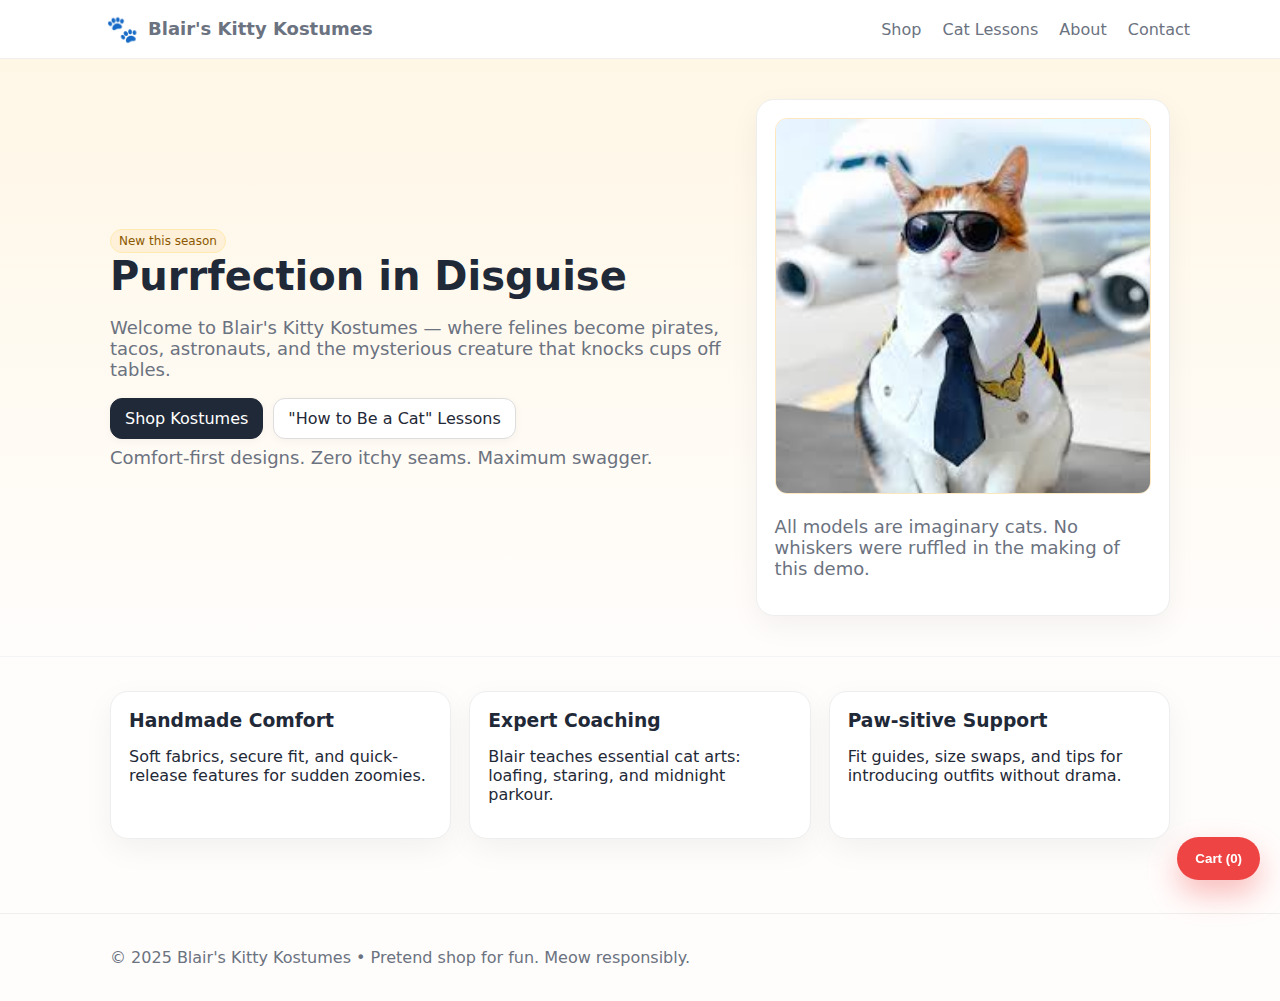
<file: index.html>
<!doctype html>
<html lang="en">
<head>
  <meta charset="utf-8" />
  <meta name="viewport" content="width=device-width,initial-scale=1" />
  <title>Blair's Kitty Kostumes — Purrfection in Disguise</title>
  <link rel="stylesheet" href="style.css" />
  <meta name="description" content="Handmade cat costumes and 'How to Be a Cat' lessons by Blair. Cozy, comfy, claw-friendly.">
</head>
<body>
<header class="site-header">
  <div class="container nav">
    <a class="brand" href="index.html" aria-label="Home">
      <span class="brand-logo">🐾</span>
      <h1>Blair's Kitty Kostumes</h1>
    </a>
    <nav>
      <a href="shop.html" class="">Shop</a>
      <a href="lessons.html" class="">Cat Lessons</a>
      <a href="about.html" class="">About</a>
      <a href="contact.html" class="">Contact</a>
    </nav>
  </div>
</header>
<section class="hero">
  <div class="container hero-grid">
    <div>
      <span class="badge">New this season</span>
      <h2>Purrfection in Disguise</h2>
      <p>Welcome to Blair's Kitty Kostumes — where felines become pirates, tacos, astronauts, and the mysterious creature that knocks cups off tables.</p>
      <div style="display:flex;gap:10px;margin-top:10px">
        <a class="btn btn-cta" href="shop.html">Shop Kostumes</a>
        <a class="btn" href="lessons.html">"How to Be a Cat" Lessons</a>
      </div>
      <p class="small" style="margin-top:8px">Comfort-first designs. Zero itchy seams. Maximum swagger.</p>
    </div>
    <div class="card">
      <img src="Pilotcat.jpg" alt="Assorted kitty costumes collage" style="width:100%;border-radius:12px;border:1px solid #ffe7bd;"/>
      <p class="small">All models are imaginary cats. No whiskers were ruffled in the making of this demo.</p>
    </div>
  </div>
</section>

<section class="section">
  <div class="container">
    <div class="grid">
      <div class="card">
        <h3 class="h3">Handmade Comfort</h3>
        <p>Soft fabrics, secure fit, and quick-release features for sudden zoomies.</p>
      </div>
      <div class="card">
        <h3 class="h3">Expert Coaching</h3>
        <p>Blair teaches essential cat arts: loafing, staring, and midnight parkour.</p>
      </div>
      <div class="card">
        <h3 class="h3">Paw-sitive Support</h3>
        <p>Fit guides, size swaps, and tips for introducing outfits without drama.</p>
      </div>
    </div>
  </div>
</section>
<footer class="footer">
  <div class="container">
    <p>© 2025 Blair's Kitty Kostumes • Pretend shop for fun. Meow responsibly.</p>
  </div>
</footer>
<button class="cart-fab" type="button" aria-label="Open cart">Cart (0)</button>
<div class="modal" id="cart-modal" role="dialog" aria-modal="true" aria-label="Shopping cart">
  <div class="modal-card">
    <div class="modal-header">
      <h3>Your Basket</h3>
      <button id="close-cart" class="close" aria-label="Close">Close</button>
    </div>
    <div class="cart-list"></div>
    <hr style="border:none;border-top:1px solid #eee;margin:12px 0" />
    <div style="display:flex;align-items:center;justify-content:space-between">
      <strong>Total: <span class="cart-total">$0.00</span></strong>
      <a class="btn btn-accent" href="mailto:orders@blairskittykostumes.example?subject=Kitty%20Kostumes%20Order&body=Hi%20Blair,%20I'd%20like%20to%20order..." aria-label="Checkout by email">Checkout by Email</a>
    </div>
  </div>
</div>
<script src="script.js"></script>

</body>
</html>
</file>
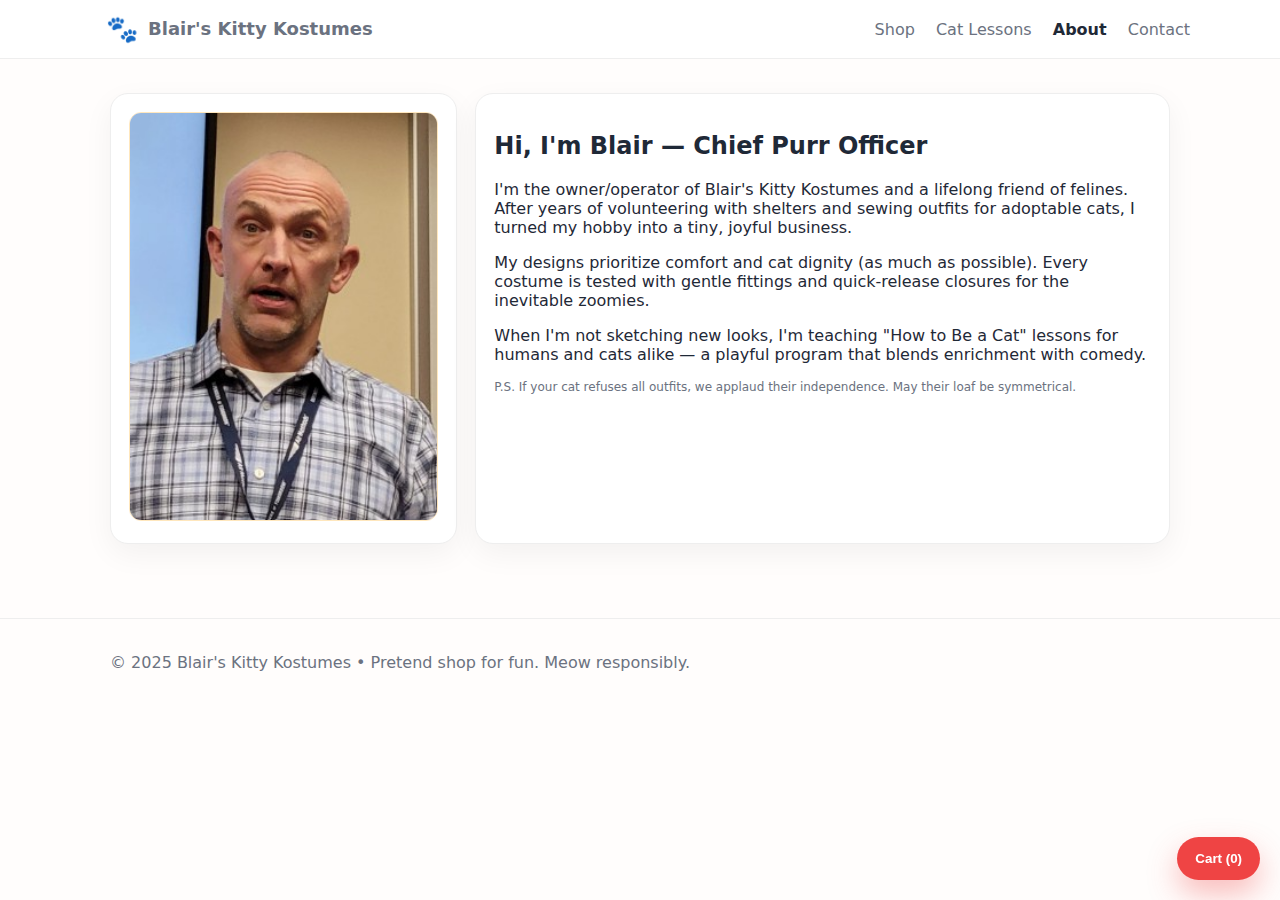
<file: about.html>
<!doctype html>
<html lang="en">
<head>
  <meta charset="utf-8" />
  <meta name="viewport" content="width=device-width,initial-scale=1" />
  <title>About Blair — Blair's Kitty Kostumes</title>
  <link rel="stylesheet" href="style.css" />
  <meta name="description" content="Meet Blair: owner, designer, and chief purr officer behind Blair's Kitty Kostumes.">
</head>
<body>
<header class="site-header">
  <div class="container nav">
    <a class="brand" href="index.html" aria-label="Home">
      <span class="brand-logo">🐾</span>
      <h1>Blair's Kitty Kostumes</h1>
    </a>
    <nav>
      <a href="shop.html" class="">Shop</a>
      <a href="lessons.html" class="">Cat Lessons</a>
      <a href="about.html" class="active">About</a>
      <a href="contact.html" class="">Contact</a>
    </nav>
  </div>
</header>
<section class="section">
  <div class="container">
    <div class="grid" style="grid-template-columns:1fr 2fr">
      <div class="card">
        <img src="BlairP.jpg" alt="Portrait placeholder of Blair with a cat" style="width:100%;border-radius:12px;border:1px solid #ffe7bd"/>
      </div>
      <div class="card">
        <h2>Hi, I'm Blair — Chief Purr Officer</h2>
        <p>I'm the owner/operator of Blair's Kitty Kostumes and a lifelong friend of felines. After years of volunteering with shelters and sewing outfits for adoptable cats, I turned my hobby into a tiny, joyful business.</p>
        <p>My designs prioritize comfort and cat dignity (as much as possible). Every costume is tested with gentle fittings and quick-release closures for the inevitable zoomies.</p>
        <p>When I'm not sketching new looks, I'm teaching "How to Be a Cat" lessons for humans and cats alike — a playful program that blends enrichment with comedy.</p>
        <p class="small">P.S. If your cat refuses all outfits, we applaud their independence. May their loaf be symmetrical.</p>
      </div>
    </div>
  </div>
</section>
<footer class="footer">
  <div class="container">
    <p>© 2025 Blair's Kitty Kostumes • Pretend shop for fun. Meow responsibly.</p>
  </div>
</footer>
<button class="cart-fab" type="button" aria-label="Open cart">Cart (0)</button>
<div class="modal" id="cart-modal" role="dialog" aria-modal="true" aria-label="Shopping cart">
  <div class="modal-card">
    <div class="modal-header">
      <h3>Your Basket</h3>
      <button id="close-cart" class="close" aria-label="Close">Close</button>
    </div>
    <div class="cart-list"></div>
    <hr style="border:none;border-top:1px solid #eee;margin:12px 0" />
    <div style="display:flex;align-items:center;justify-content:space-between">
      <strong>Total: <span class="cart-total">$0.00</span></strong>
      <a class="btn btn-accent" href="mailto:orders@blairskittykostumes.example?subject=Kitty%20Kostumes%20Order&body=Hi%20Blair,%20I'd%20like%20to%20order..." aria-label="Checkout by email">Checkout by Email</a>
    </div>
  </div>
</div>
<script src="script.js"></script>

</body>
</html>
</file>
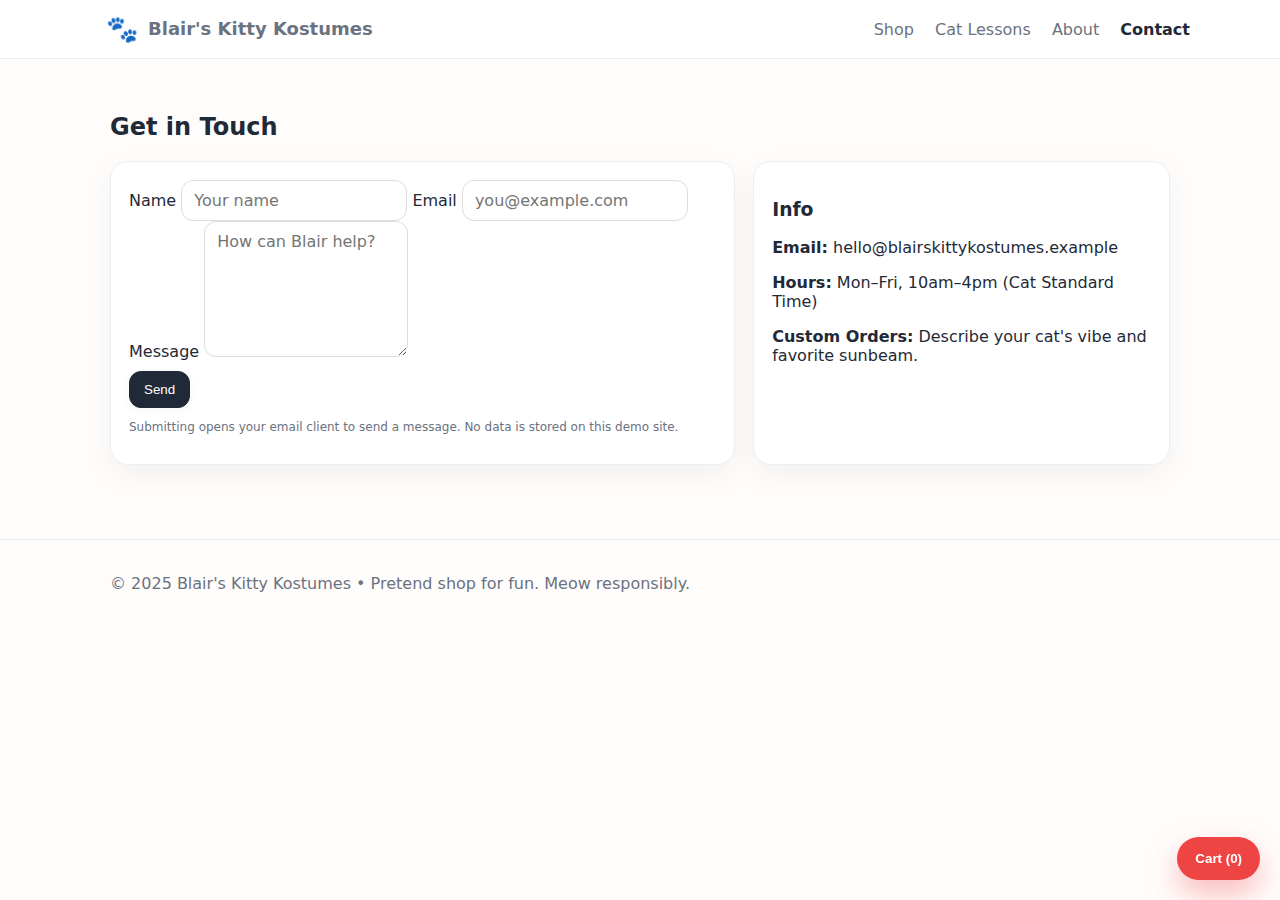
<file: contact.html>
<!doctype html>
<html lang="en">
<head>
  <meta charset="utf-8" />
  <meta name="viewport" content="width=device-width,initial-scale=1" />
  <title>Contact — Blair's Kitty Kostumes</title>
  <link rel="stylesheet" href="style.css" />
  <meta name="description" content="Contact Blair for orders, sizing, or custom kitty looks.">
</head>
<body>
<header class="site-header">
  <div class="container nav">
    <a class="brand" href="index.html" aria-label="Home">
      <span class="brand-logo">🐾</span>
      <h1>Blair's Kitty Kostumes</h1>
    </a>
    <nav>
      <a href="shop.html" class="">Shop</a>
      <a href="lessons.html" class="">Cat Lessons</a>
      <a href="about.html" class="">About</a>
      <a href="contact.html" class="active">Contact</a>
    </nav>
  </div>
</header>
<section class="section">
  <div class="container">
    <h2>Get in Touch</h2>
    <div class="grid" style="grid-template-columns:1.2fr .8fr">
      <div class="card">
        <form onsubmit="window.location.href='mailto:hello@blairskittykostumes.example?subject=Message%20from%20Website'; return false;">
          <label for="n">Name</label>
          <input id="n" placeholder="Your name"/>
          <label for="e">Email</label>
          <input id="e" placeholder="you@example.com" type="email"/>
          <label for="m">Message</label>
          <textarea id="m" rows="6" placeholder="How can Blair help?"></textarea>
          <div style="margin-top:10px"><button class="btn btn-cta" type="submit">Send</button></div>
          <p class="small">Submitting opens your email client to send a message. No data is stored on this demo site.</p>
        </form>
      </div>
      <div class="card">
        <h3>Info</h3>
        <p><strong>Email:</strong> hello@blairskittykostumes.example</p>
        <p><strong>Hours:</strong> Mon–Fri, 10am–4pm (Cat Standard Time)</p>
        <p><strong>Custom Orders:</strong> Describe your cat's vibe and favorite sunbeam.</p>
      </div>
    </div>
  </div>
</section>
<footer class="footer">
  <div class="container">
    <p>© 2025 Blair's Kitty Kostumes • Pretend shop for fun. Meow responsibly.</p>
  </div>
</footer>
<button class="cart-fab" type="button" aria-label="Open cart">Cart (0)</button>
<div class="modal" id="cart-modal" role="dialog" aria-modal="true" aria-label="Shopping cart">
  <div class="modal-card">
    <div class="modal-header">
      <h3>Your Basket</h3>
      <button id="close-cart" class="close" aria-label="Close">Close</button>
    </div>
    <div class="cart-list"></div>
    <hr style="border:none;border-top:1px solid #eee;margin:12px 0" />
    <div style="display:flex;align-items:center;justify-content:space-between">
      <strong>Total: <span class="cart-total">$0.00</span></strong>
      <a class="btn btn-accent" href="mailto:orders@blairskittykostumes.example?subject=Kitty%20Kostumes%20Order&body=Hi%20Blair,%20I'd%20like%20to%20order..." aria-label="Checkout by email">Checkout by Email</a>
    </div>
  </div>
</div>
<script src="script.js"></script>

</body>
</html>
</file>
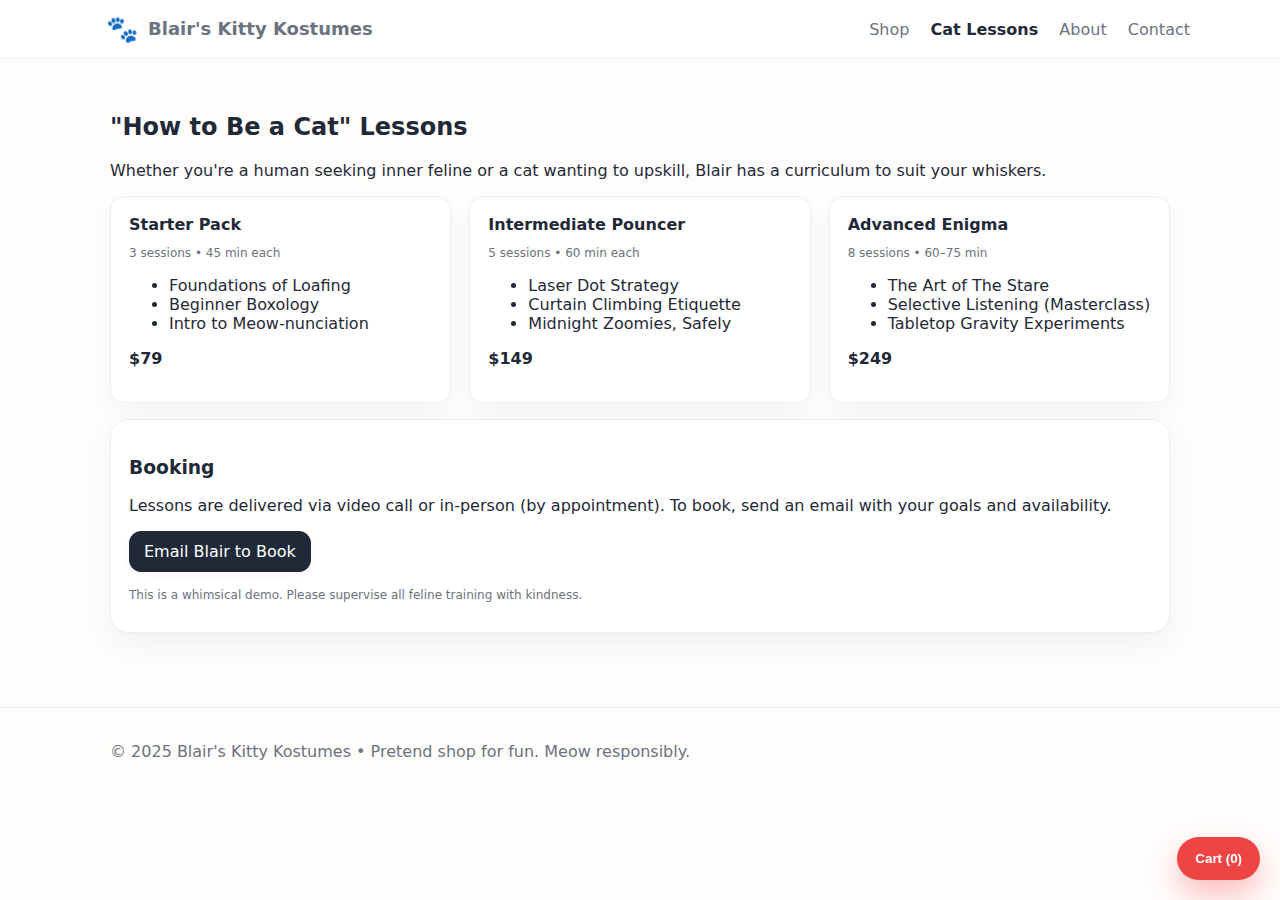
<file: lessons.html>
<!doctype html>
<html lang="en">
<head>
  <meta charset="utf-8" />
  <meta name="viewport" content="width=device-width,initial-scale=1" />
  <title>How to Be a Cat Lessons — Blair's Kitty Kostumes</title>
  <link rel="stylesheet" href="style.css" />
  <meta name="description" content="Learn essential feline arts with Blair: loafing, staring, meowing, and graceful chaos.">
</head>
<body>
<header class="site-header">
  <div class="container nav">
    <a class="brand" href="index.html" aria-label="Home">
      <span class="brand-logo">🐾</span>
      <h1>Blair's Kitty Kostumes</h1>
    </a>
    <nav>
      <a href="shop.html" class="">Shop</a>
      <a href="lessons.html" class="active">Cat Lessons</a>
      <a href="about.html" class="">About</a>
      <a href="contact.html" class="">Contact</a>
    </nav>
  </div>
</header>
<section class="section">
  <div class="container">
    <h2>"How to Be a Cat" Lessons</h2>
    <p>Whether you're a human seeking inner feline or a cat wanting to upskill, Blair has a curriculum to suit your whiskers.</p>
    <div class="grid">
      <div class="card pack">
        <h4>Starter Pack</h4>
        <p class="small">3 sessions • 45 min each</p>
        <ul>
          <li>Foundations of Loafing</li>
          <li>Beginner Boxology</li>
          <li>Intro to Meow-nunciation</li>
        </ul>
        <p><strong>$79</strong></p>
      </div>
      <div class="card pack">
        <h4>Intermediate Pouncer</h4>
        <p class="small">5 sessions • 60 min each</p>
        <ul>
          <li>Laser Dot Strategy</li>
          <li>Curtain Climbing Etiquette</li>
          <li>Midnight Zoomies, Safely</li>
        </ul>
        <p><strong>$149</strong></p>
      </div>
      <div class="card pack">
        <h4>Advanced Enigma</h4>
        <p class="small">8 sessions • 60–75 min</p>
        <ul>
          <li>The Art of The Stare</li>
          <li>Selective Listening (Masterclass)</li>
          <li>Tabletop Gravity Experiments</li>
        </ul>
        <p><strong>$249</strong></p>
      </div>
    </div>
    <div class="card" style="margin-top:16px">
      <h3>Booking</h3>
      <p>Lessons are delivered via video call or in-person (by appointment). To book, send an email with your goals and availability.</p>
      <p><a class="btn btn-cta" href="mailto:lessons@blairskittykostumes.example?subject=Cat%20Lessons%20Inquiry">Email Blair to Book</a></p>
      <p class="small">This is a whimsical demo. Please supervise all feline training with kindness.</p>
    </div>
  </div>
</section>
<footer class="footer">
  <div class="container">
    <p>© 2025 Blair's Kitty Kostumes • Pretend shop for fun. Meow responsibly.</p>
  </div>
</footer>
<button class="cart-fab" type="button" aria-label="Open cart">Cart (0)</button>
<div class="modal" id="cart-modal" role="dialog" aria-modal="true" aria-label="Shopping cart">
  <div class="modal-card">
    <div class="modal-header">
      <h3>Your Basket</h3>
      <button id="close-cart" class="close" aria-label="Close">Close</button>
    </div>
    <div class="cart-list"></div>
    <hr style="border:none;border-top:1px solid #eee;margin:12px 0" />
    <div style="display:flex;align-items:center;justify-content:space-between">
      <strong>Total: <span class="cart-total">$0.00</span></strong>
      <a class="btn btn-accent" href="mailto:orders@blairskittykostumes.example?subject=Kitty%20Kostumes%20Order&body=Hi%20Blair,%20I'd%20like%20to%20order..." aria-label="Checkout by email">Checkout by Email</a>
    </div>
  </div>
</div>
<script src="script.js"></script>

</body>
</html>
</file>
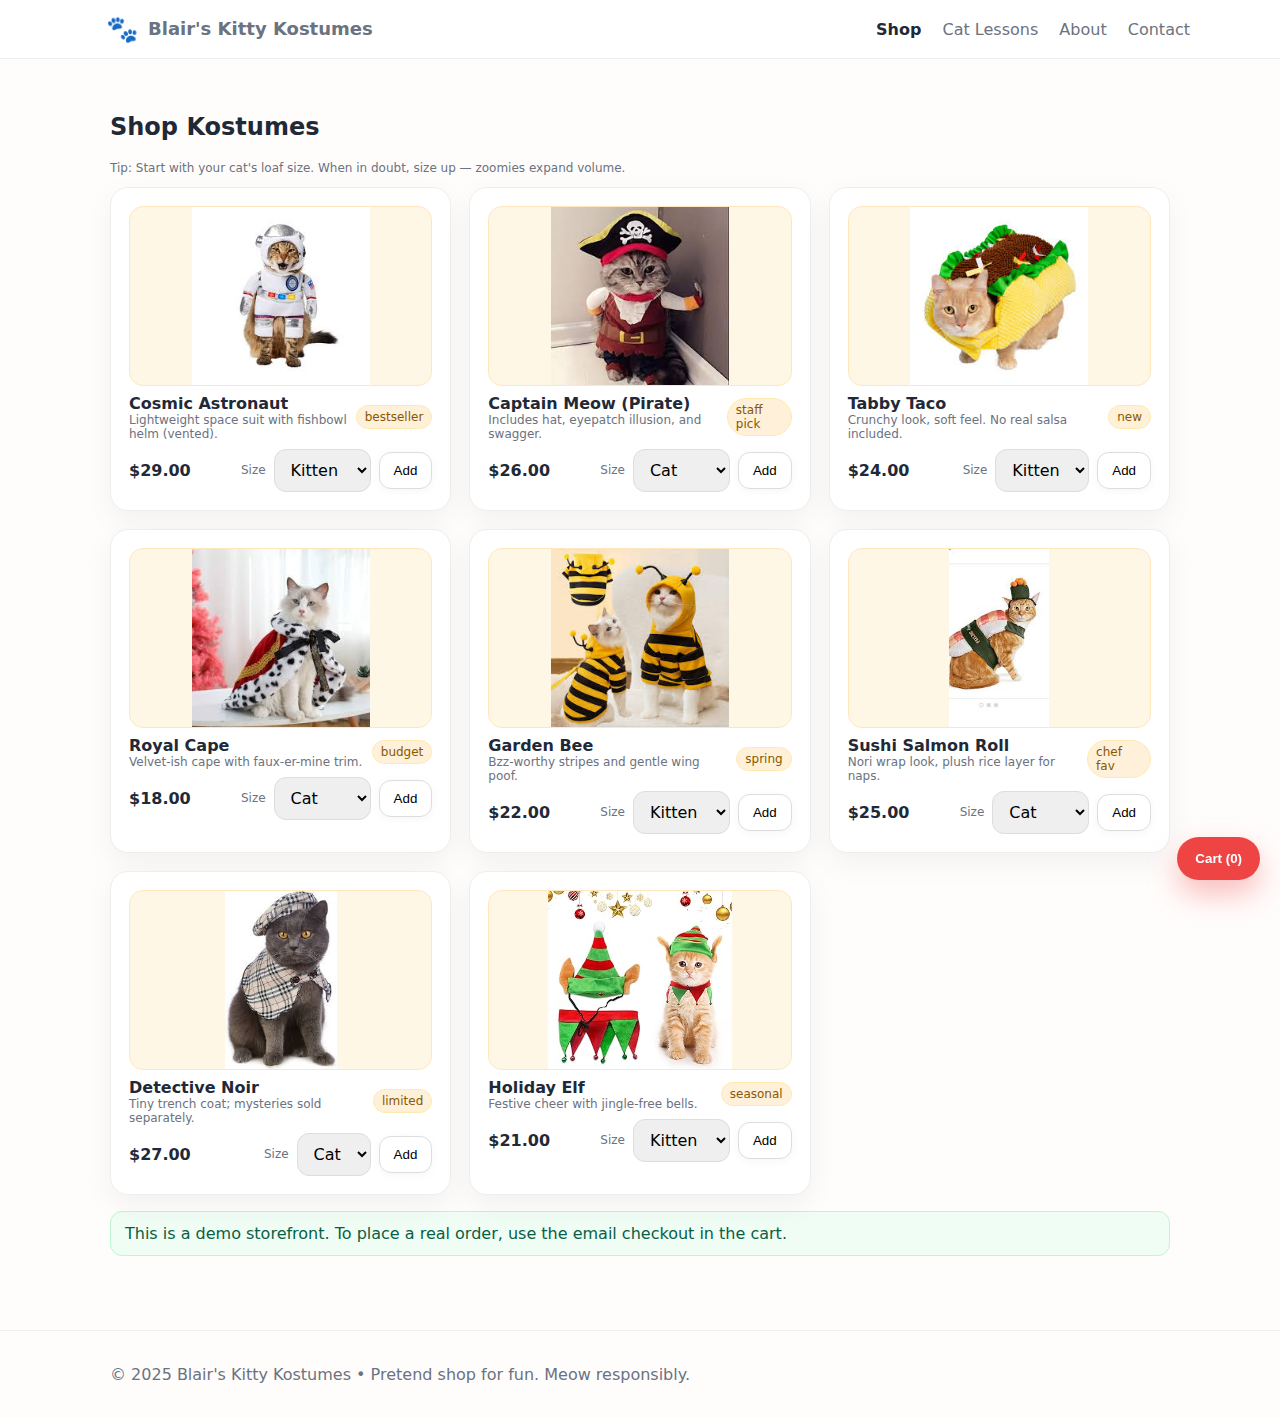
<file: shop.html>
<!doctype html>
<html lang="en">
<head>
  <meta charset="utf-8" />
  <meta name="viewport" content="width=device-width,initial-scale=1" />
  <title>Shop — Blair's Kitty Kostumes</title>
  <link rel="stylesheet" href="style.css" />
  <meta name="description" content="Browse handmade cat costumes by Blair. Soft, secure, and adorable.">
</head>
<body>
<header class="site-header">
  <div class="container nav">
    <a class="brand" href="index.html" aria-label="Home">
      <span class="brand-logo">🐾</span>
      <h1>Blair's Kitty Kostumes</h1>
    </a>
    <nav>
      <a href="shop.html" class="active">Shop</a>
      <a href="lessons.html" class="">Cat Lessons</a>
      <a href="about.html" class="">About</a>
      <a href="contact.html" class="">Contact</a>
    </nav>
  </div>
</header>
<section class="section">
  <div class="container">
    <h2>Shop Kostumes</h2>
    <p class="small">Tip: Start with your cat's loaf size. When in doubt, size up — zoomies expand volume.</p>
    <div class="grid">
      
    <div class="card product" data-product="cosmic-astronaut">
      <img src="Cosmiccat.jpg" alt="Cosmic Astronaut costume preview"/>
      <div style="display:flex;align-items:center;justify-content:space-between;gap:8px">
        <div>
          <div class="pname" style="font-weight:700">Cosmic Astronaut</div>
          <div class="small">Lightweight space suit with fishbowl helm (vented).</div>
        </div>
        <span class="badge">bestseller</span>
      </div>
      <div style="display:flex;align-items:center;justify-content:space-between;gap:10px">
        <div class="pprice" data-amount="29.0"><span class="price">$29.00</span></div>
        <div class="qty">
          <label class="small" for="size-cosmic-astronaut">Size</label>
          <select id="size-cosmic-astronaut">
            <option>Kitten</option><option>Cat</option><option>Chonk</option>
          </select>
          <button class="btn add-btn" type="button">Add</button>
        </div>
      </div>
    </div>
    
    <div class="card product" data-product="captain-meow">
      <img src="Piratecat.jpg" alt="Captain Meow (Pirate) costume preview"/>
      <div style="display:flex;align-items:center;justify-content:space-between;gap:8px">
        <div>
          <div class="pname" style="font-weight:700">Captain Meow (Pirate)</div>
          <div class="small">Includes hat, eyepatch illusion, and swagger.</div>
        </div>
        <span class="badge">staff pick</span>
      </div>
      <div style="display:flex;align-items:center;justify-content:space-between;gap:10px">
        <div class="pprice" data-amount="26.0"><span class="price">$26.00</span></div>
        <div class="qty">
          <label class="small" for="size-captain-meow">Size</label>
          <select id="size-captain-meow">
            <option>Cat</option><option>Chonk</option>
          </select>
          <button class="btn add-btn" type="button">Add</button>
        </div>
      </div>
    </div>
    
    <div class="card product" data-product="tabby-taco">
      <img src="Tacocat.jpg" alt="Tabby Taco costume preview"/>
      <div style="display:flex;align-items:center;justify-content:space-between;gap:8px">
        <div>
          <div class="pname" style="font-weight:700">Tabby Taco</div>
          <div class="small">Crunchy look, soft feel. No real salsa included.</div>
        </div>
        <span class="badge">new</span>
      </div>
      <div style="display:flex;align-items:center;justify-content:space-between;gap:10px">
        <div class="pprice" data-amount="24.0"><span class="price">$24.00</span></div>
        <div class="qty">
          <label class="small" for="size-tabby-taco">Size</label>
          <select id="size-tabby-taco">
            <option>Kitten</option><option>Cat</option>
          </select>
          <button class="btn add-btn" type="button">Add</button>
        </div>
      </div>
    </div>
    
    <div class="card product" data-product="royal-cape">
      <img src="Royalcat.jpg" alt="Royal Cape costume preview"/>
      <div style="display:flex;align-items:center;justify-content:space-between;gap:8px">
        <div>
          <div class="pname" style="font-weight:700">Royal Cape</div>
          <div class="small">Velvet-ish cape with faux-er-mine trim.</div>
        </div>
        <span class="badge">budget</span>
      </div>
      <div style="display:flex;align-items:center;justify-content:space-between;gap:10px">
        <div class="pprice" data-amount="18.0"><span class="price">$18.00</span></div>
        <div class="qty">
          <label class="small" for="size-royal-cape">Size</label>
          <select id="size-royal-cape">
            <option>Cat</option><option>Chonk</option>
          </select>
          <button class="btn add-btn" type="button">Add</button>
        </div>
      </div>
    </div>
    
    <div class="card product" data-product="garden-bee">
      <img src="Beecat.jpg" alt="Garden Bee costume preview"/>
      <div style="display:flex;align-items:center;justify-content:space-between;gap:8px">
        <div>
          <div class="pname" style="font-weight:700">Garden Bee</div>
          <div class="small">Bzz-worthy stripes and gentle wing poof.</div>
        </div>
        <span class="badge">spring</span>
      </div>
      <div style="display:flex;align-items:center;justify-content:space-between;gap:10px">
        <div class="pprice" data-amount="22.0"><span class="price">$22.00</span></div>
        <div class="qty">
          <label class="small" for="size-garden-bee">Size</label>
          <select id="size-garden-bee">
            <option>Kitten</option><option>Cat</option><option>Chonk</option>
          </select>
          <button class="btn add-btn" type="button">Add</button>
        </div>
      </div>
    </div>
    
    <div class="card product" data-product="sushi-salmon">
      <img src="Sushicat.jpg" alt="Sushi Salmon Roll costume preview"/>
      <div style="display:flex;align-items:center;justify-content:space-between;gap:8px">
        <div>
          <div class="pname" style="font-weight:700">Sushi Salmon Roll</div>
          <div class="small">Nori wrap look, plush rice layer for naps.</div>
        </div>
        <span class="badge">chef fav</span>
      </div>
      <div style="display:flex;align-items:center;justify-content:space-between;gap:10px">
        <div class="pprice" data-amount="25.0"><span class="price">$25.00</span></div>
        <div class="qty">
          <label class="small" for="size-sushi-salmon">Size</label>
          <select id="size-sushi-salmon">
            <option>Cat</option><option>Chonk</option>
          </select>
          <button class="btn add-btn" type="button">Add</button>
        </div>
      </div>
    </div>
    
    <div class="card product" data-product="detective-noir">
      <img src="Detectivecat.jpg" alt="Detective Noir costume preview"/>
      <div style="display:flex;align-items:center;justify-content:space-between;gap:8px">
        <div>
          <div class="pname" style="font-weight:700">Detective Noir</div>
          <div class="small">Tiny trench coat; mysteries sold separately.</div>
        </div>
        <span class="badge">limited</span>
      </div>
      <div style="display:flex;align-items:center;justify-content:space-between;gap:10px">
        <div class="pprice" data-amount="27.0"><span class="price">$27.00</span></div>
        <div class="qty">
          <label class="small" for="size-detective-noir">Size</label>
          <select id="size-detective-noir">
            <option>Cat</option>
          </select>
          <button class="btn add-btn" type="button">Add</button>
        </div>
      </div>
    </div>
    
    <div class="card product" data-product="holiday-elf">
      <img src="Elfcat.jpg" alt="Holiday Elf costume preview"/>
      <div style="display:flex;align-items:center;justify-content:space-between;gap:8px">
        <div>
          <div class="pname" style="font-weight:700">Holiday Elf</div>
          <div class="small">Festive cheer with jingle-free bells.</div>
        </div>
        <span class="badge">seasonal</span>
      </div>
      <div style="display:flex;align-items:center;justify-content:space-between;gap:10px">
        <div class="pprice" data-amount="21.0"><span class="price">$21.00</span></div>
        <div class="qty">
          <label class="small" for="size-holiday-elf">Size</label>
          <select id="size-holiday-elf">
            <option>Kitten</option><option>Cat</option><option>Chonk</option>
          </select>
          <button class="btn add-btn" type="button">Add</button>
        </div>
      </div>
    </div>
    
    </div>
    <div class="notice" style="margin-top:16px">This is a demo storefront. To place a real order, use the email checkout in the cart.</div>
  </div>
</section>
<footer class="footer">
  <div class="container">
    <p>© 2025 Blair's Kitty Kostumes • Pretend shop for fun. Meow responsibly.</p>
  </div>
</footer>
<button class="cart-fab" type="button" aria-label="Open cart">Cart (0)</button>
<div class="modal" id="cart-modal" role="dialog" aria-modal="true" aria-label="Shopping cart">
  <div class="modal-card">
    <div class="modal-header">
      <h3>Your Basket</h3>
      <button id="close-cart" class="close" aria-label="Close">Close</button>
    </div>
    <div class="cart-list"></div>
    <hr style="border:none;border-top:1px solid #eee;margin:12px 0" />
    <div style="display:flex;align-items:center;justify-content:space-between">
      <strong>Total: <span class="cart-total">$0.00</span></strong>
      <a class="btn btn-accent" href="mailto:orders@blairskittykostumes.example?subject=Kitty%20Kostumes%20Order&body=Hi%20Blair,%20I'd%20like%20to%20order..." aria-label="Checkout by email">Checkout by Email</a>
    </div>
  </div>
</div>
<script src="script.js"></script>

</body>
</html>
</file>
<file: style.css>
:root{
  --bg:#fffdfc;
  --ink:#1f2937;
  --muted:#6b7280;
  --accent:#f59e0b;
  --accent2:#ef4444;
  --card:#ffffff;
  --ring:rgba(245,158,11,.35);
}
*{box-sizing:border-box}
html,body{margin:0;padding:0}
body{font-family:Inter, system-ui, -apple-system, Segoe UI, Roboto, Helvetica, Arial, "Apple Color Emoji","Segoe UI Emoji"; background:var(--bg); color:var(--ink);}
a{color:inherit}
.container{max-width:1100px;margin:0 auto;padding:0 20px}
.site-header{position:sticky;top:0;background:#fff;z-index:20;border-bottom:1px solid #eee}
.nav{display:flex;align-items:center;justify-content:space-between;padding:14px 0}
.brand{display:flex;align-items:center;gap:10px}
.brand-logo{font-size:26px}
.brand h1{font-size:18px;margin:0;line-height:1}
.nav a{margin-left:16px;text-decoration:none;color:var(--muted)}
.nav a.active{color:var(--ink);font-weight:600}
.btn{display:inline-block;padding:10px 14px;border-radius:12px;text-decoration:none;border:1px solid #ddd;background:#fff;box-shadow:0 2px 10px rgba(0,0,0,.04)}
.btn-cta{background:var(--ink);color:#fff;border-color:var(--ink)}
.btn-accent{background:var(--accent);color:#111;border-color:var(--accent)}
.btn:hover{transform:translateY(-1px)}
.hero{background:linear-gradient(180deg,#fff7e6 0%, #fffdfc 100%);padding:40px 0;border-bottom:1px solid #f3f4f6}
.hero-grid{display:grid;grid-template-columns:1.2fr .8fr;gap:24px;align-items:center}
.hero h2{font-size:40px;margin:0 0 10px}
.hero p{color:var(--muted);font-size:18px}
.card{background:var(--card);border:1px solid #eee;border-radius:18px;box-shadow:0 10px 30px rgba(0,0,0,.05);padding:18px}
.grid{display:grid;grid-template-columns:repeat(3,1fr);gap:18px}
.section{padding:34px 0}
.h3{margin:0 0 12px}
.footer{border-top:1px solid #eee;color:var(--muted);padding:18px 0;margin-top:40px}
.price{font-weight:700}
.badge{display:inline-block;padding:4px 8px;border-radius:999px;background:#fff0d9;border:1px solid #ffebb0;color:#8a5800;font-size:12px}
.product{display:flex;flex-direction:column;gap:8px}
.product img{width:100%;height:180px;object-fit:contain;background:#fff7e6;border-radius:14px;border:1px solid #ffe7bd}
.qty{display:flex;gap:8px;align-items:center}
.small{font-size:12px;color:var(--muted)}
table{width:100%;border-collapse:separate;border-spacing:0 10px}
tr{background:#fff}
td,th{padding:10px 12px;text-align:left}
.pack{border-radius:14px;border:1px solid #eee;box-shadow:0 8px 22px rgba(0,0,0,.04)}
.pack h4{margin:0}
input,select,textarea{font:inherit;border:1px solid #ddd;border-radius:12px;padding:10px 12px;outline:none}
input:focus,textarea:focus,select:focus{box-shadow:0 0 0 6px var(--ring);border-color:var(--accent)}
.notice{background:#f0fdf4;border:1px solid #bbf7d0;color:#065f46;padding:12px 14px;border-radius:12px}
.cart-fab{position:fixed;right:20px;bottom:20px;background:var(--accent2);color:#fff;border:none;border-radius:999px;padding:14px 18px;font-weight:700;cursor:pointer;box-shadow:0 14px 30px rgba(239,68,68,.35)}
.modal{position:fixed;inset:0;background:rgba(0,0,0,.6);display:none;align-items:center;justify-content:center;padding:20px}
.modal.open{display:flex}
.modal-card{background:#fff;border-radius:18px;max-width:700px;width:100%;padding:18px;border:1px solid #eee}
.modal-header{display:flex;align-items:center;justify-content:space-between;margin-bottom:10px}
.close{background:#fff;border:1px solid #eee;border-radius:10px;padding:6px 10px;cursor:pointer}
@media (max-width:900px){
  .grid{grid-template-columns:repeat(2,1fr)}
  .hero-grid{grid-template-columns:1fr}
  .hero h2{font-size:32px}
}
@media (max-width:640px){
  .grid{grid-template-columns:1fr}
}
</file>
